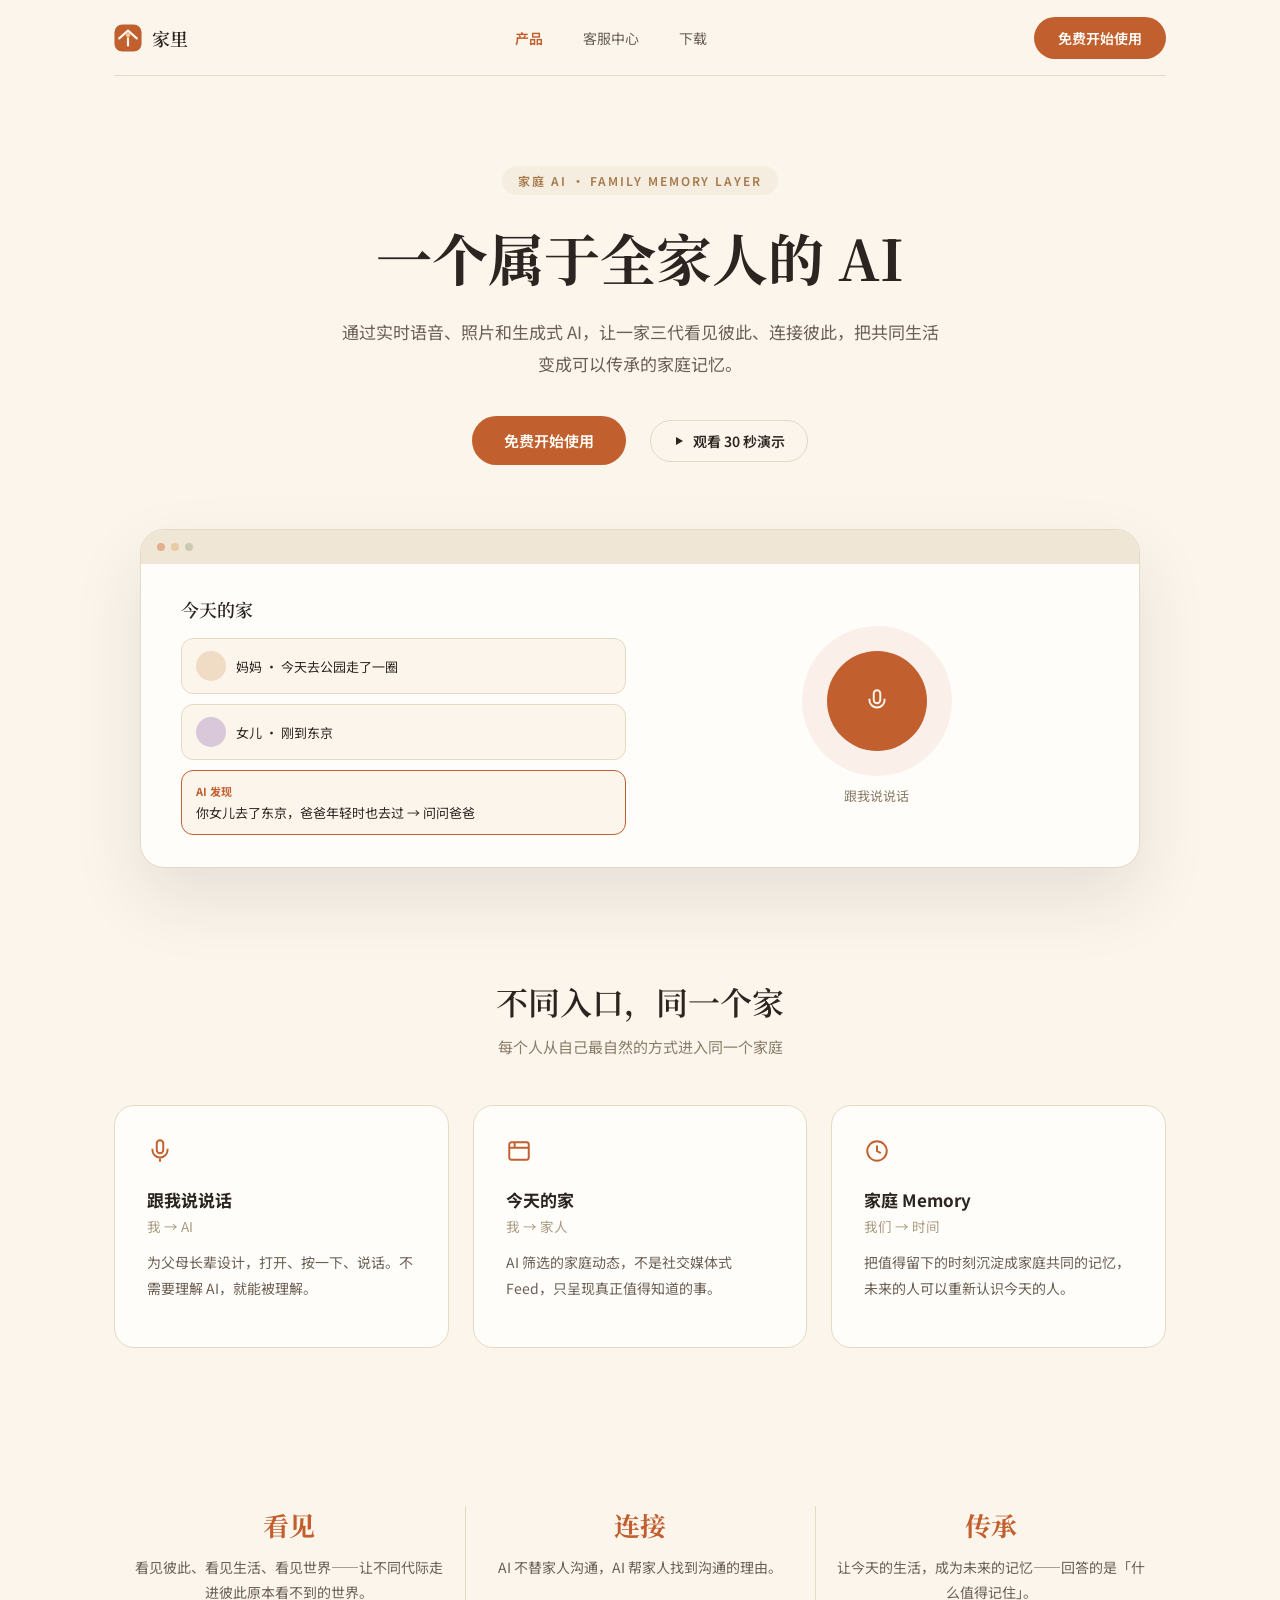
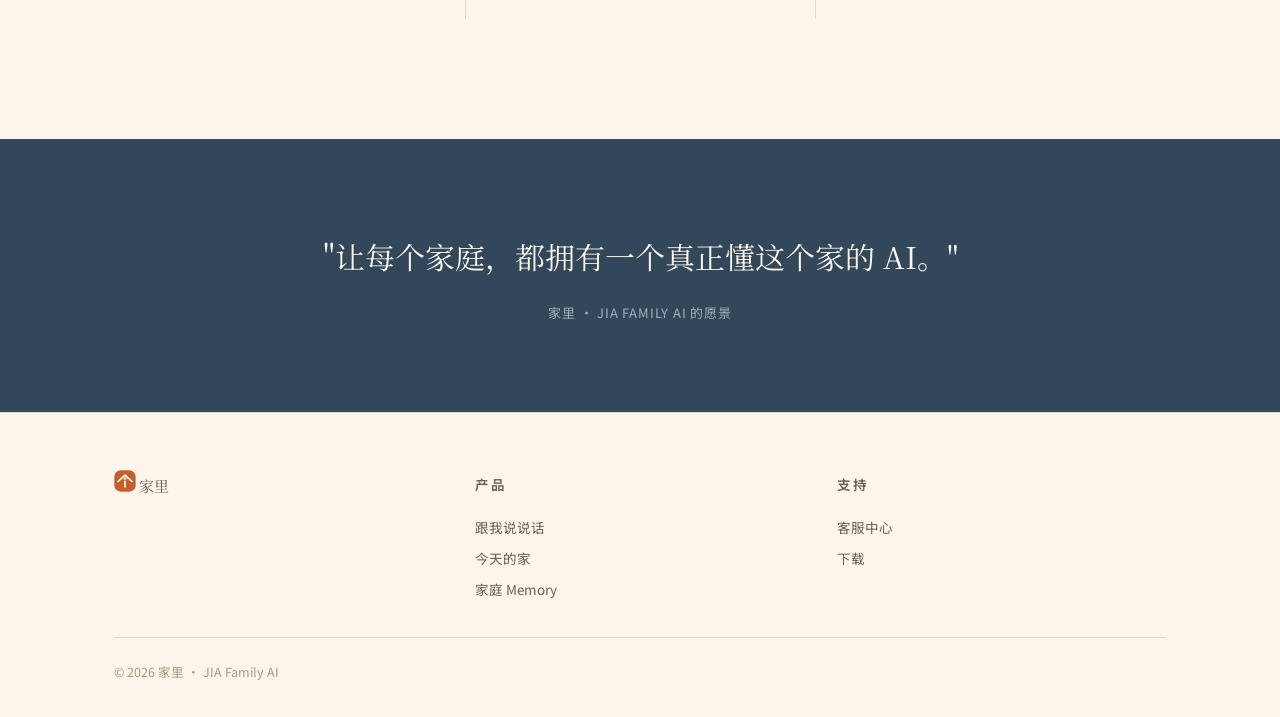
<file: marketing-site/index.html>
<!doctype html>
<html lang="zh-CN">
<head>
<meta charset="utf-8">
<meta name="viewport" content="width=device-width, initial-scale=1">
<title>家里 · JIA Family AI</title>
<meta name="description" content="一个属于全家人的 AI，通过实时语音、照片和生成式 AI，让一家三代看见彼此、连接彼此，把共同生活变成可以传承的家庭记忆。">
<link rel="stylesheet" href="https://fonts.googleapis.com/css2?family=Noto+Serif+SC:wght@500;600;700&family=Noto+Sans+SC:wght@400;500;600;700&display=swap">
<link rel="stylesheet" href="styles.css">
<style>
  .hero { padding: 90px 0 0; text-align: center; }
  .hero h1 { font-size: clamp(34px, 6vw, 56px); font-weight: 700; margin: 26px 0 0; line-height: 1.3; }
  .hero p { font-size: 17px; color: var(--ink-soft); margin: 22px auto 0; max-width: 600px; line-height: 1.9; }
  .hero-actions { display: flex; align-items: center; justify-content: center; gap: 24px; margin-top: 36px; flex-wrap: wrap; }
  .hero-visual { margin: 64px auto 0; max-width: 1000px; background: var(--paper-card); border: 1px solid var(--line); border-radius: 24px; box-shadow: 0 30px 70px rgba(43,36,32,0.10); overflow: hidden; }
  .hero-visual .chrome { height: 34px; background: #EFE6D6; display: flex; align-items: center; padding: 0 16px; gap: 6px; }
  .hero-visual .chrome span { width: 8px; height: 8px; border-radius: 50%; }
  .hero-visual .body { display: flex; flex-wrap: wrap; padding: 32px 40px; gap: 28px; text-align: left; }
  section { padding: 110px 0 0; }
  section.entries, section.values { text-align: center; }
  .entry-card { background: var(--paper-card); border: 1px solid var(--line); border-radius: 20px; padding: 32px; text-align: left; }
  .values-grid { display: grid; grid-template-columns: repeat(auto-fit, minmax(200px, 1fr)); margin-top: 48px; }
  .values-grid > div { padding: 0 20px; }
  .values-grid > div + div { border-left: 1px solid var(--line); }
  @media (max-width: 680px) { .values-grid > div + div { border-left: none; border-top: 1px solid var(--line); padding-top: 24px; margin-top: 24px; } }
  .mission-band { margin-top: 120px; background: var(--navy); padding: 90px 24px; text-align: center; }
  .mission-band p { font-size: clamp(22px, 4vw, 30px); color: var(--paper); line-height: 1.8; max-width: 760px; margin: 0 auto; }
</style>
</head>
<body>

<div class="wrap">
  <nav class="site-nav">
    <div class="brand">
      <svg viewBox="0 0 64 64" width="28" height="28"><rect x="1" y="1" width="62" height="62" rx="18" fill="var(--terracotta)"/><path d="M12 33 L32 15 L52 33" stroke="var(--paper)" stroke-width="5" stroke-linecap="round" stroke-linejoin="round" fill="none"/><line x1="32" y1="33" x2="32" y2="49" stroke="var(--paper)" stroke-width="5" stroke-linecap="round"/><circle cx="32" cy="25" r="5" fill="#F2C79A"/></svg>
      <span class="serif">家里</span>
    </div>
    <div class="links">
      <a href="index.html" class="current">产品</a>
      <a href="support.html">客服中心</a>
      <a href="download.html">下载</a>
    </div>
    <a href="download.html" class="btn-primary">免费开始使用</a>
  </nav>
</div>

<div class="wrap hero">
  <div class="eyebrow" style="display:inline-block; padding:6px 16px; border-radius:999px; background:var(--candidate-bg); color:var(--candidate-text);">家庭 AI · Family Memory Layer</div>
  <h1 class="serif">一个属于全家人的 AI</h1>
  <p>通过实时语音、照片和生成式 AI，让一家三代看见彼此、连接彼此，把共同生活变成可以传承的家庭记忆。</p>
  <div class="hero-actions">
    <a href="download.html" class="btn-primary" style="padding:14px 32px; font-size:15px;">免费开始使用</a>
    <a href="download.html" class="btn-outline">
      <svg width="12" height="12" viewBox="0 0 24 24" fill="var(--ink)"><polygon points="6 4 20 12 6 20"/></svg>
      观看 30 秒演示
    </a>
  </div>

  <div class="hero-visual">
    <div class="chrome">
      <span style="background:#E0B090;"></span><span style="background:#E8CBA0;"></span><span style="background:#C9CBB0;"></span>
    </div>
    <div class="body">
      <div style="flex:1; min-width:260px;">
        <div class="serif" style="font-size:18px; font-weight:600;">今天的家</div>
        <div style="margin-top:16px; background:var(--paper); border:1px solid var(--line); border-radius:12px; padding:12px 14px; display:flex; align-items:center; gap:10px;">
          <div class="avatar" style="width:30px;height:30px;background:#F0DCC4;"></div>
          <div style="font-size:13px;">妈妈 · 今天去公园走了一圈</div>
        </div>
        <div style="margin-top:10px; background:var(--paper); border:1px solid var(--line); border-radius:12px; padding:12px 14px; display:flex; align-items:center; gap:10px;">
          <div class="avatar" style="width:30px;height:30px;background:#D9C7DA;"></div>
          <div style="font-size:13px;">女儿 · 刚到东京</div>
        </div>
        <div style="margin-top:10px; background:var(--paper); border:1.5px solid var(--terracotta); border-radius:12px; padding:12px 14px;">
          <div style="font-size:11px; color:var(--terracotta); font-weight:700;">AI 发现</div>
          <div style="font-size:13px; margin-top:4px;">你女儿去了东京，爸爸年轻时也去过 → 问问爸爸</div>
        </div>
      </div>
      <div style="flex:1; min-width:200px; display:flex; flex-direction:column; align-items:center; justify-content:center; gap:10px;">
        <div style="position:relative; width:150px; height:150px; display:flex; align-items:center; justify-content:center;">
          <div style="position:absolute; width:150px; height:150px; border-radius:50%; background:var(--terracotta); opacity:0.08;"></div>
          <div style="position:absolute; width:100px; height:100px; border-radius:50%; background:var(--terracotta);"></div>
          <svg width="26" height="26" viewBox="0 0 24 24" fill="none" stroke="var(--paper)" stroke-width="1.8" style="position:relative;"><rect x="9" y="2" width="6" height="12" rx="3"/><path d="M5 10v1a7 7 0 0 0 14 0v-1"/></svg>
        </div>
        <div class="muted-2" style="font-size:13px;">跟我说说话</div>
      </div>
    </div>
  </div>
</div>

<section class="entries">
  <div class="wrap">
    <div class="serif" style="font-size:32px; font-weight:600;">不同入口，同一个家</div>
    <p class="muted-2" style="font-size:15px; margin-top:12px;">每个人从自己最自然的方式进入同一个家庭</p>

    <div class="grid-auto" style="margin-top:48px;">
      <div class="entry-card">
        <svg width="26" height="26" viewBox="0 0 24 24" fill="none" stroke="var(--terracotta)" stroke-width="1.8"><rect x="9" y="2" width="6" height="12" rx="3"/><path d="M5 10v1a7 7 0 0 0 14 0v-1"/><line x1="12" y1="19" x2="12" y2="22"/></svg>
        <div style="font-size:17px; font-weight:700; margin-top:18px;">跟我说说话</div>
        <div class="muted-3" style="font-size:13.5px; margin-top:4px;">我 → AI</div>
        <p class="muted-1" style="font-size:14px; margin-top:14px; line-height:1.8;">为父母长辈设计，打开、按一下、说话。不需要理解 AI，就能被理解。</p>
      </div>
      <div class="entry-card">
        <svg width="26" height="26" viewBox="0 0 24 24" fill="none" stroke="var(--terracotta)" stroke-width="1.8"><rect x="3" y="4" width="18" height="16" rx="2"/><line x1="3" y1="9" x2="21" y2="9"/><line x1="8" y1="4" x2="8" y2="9"/></svg>
        <div style="font-size:17px; font-weight:700; margin-top:18px;">今天的家</div>
        <div class="muted-3" style="font-size:13.5px; margin-top:4px;">我 → 家人</div>
        <p class="muted-1" style="font-size:14px; margin-top:14px; line-height:1.8;">AI 筛选的家庭动态，不是社交媒体式 Feed，只呈现真正值得知道的事。</p>
      </div>
      <div class="entry-card">
        <svg width="26" height="26" viewBox="0 0 24 24" fill="none" stroke="var(--terracotta)" stroke-width="1.8"><circle cx="12" cy="12" r="9"/><polyline points="12 7 12 12 15.5 14"/></svg>
        <div style="font-size:17px; font-weight:700; margin-top:18px;">家庭 Memory</div>
        <div class="muted-3" style="font-size:13.5px; margin-top:4px;">我们 → 时间</div>
        <p class="muted-1" style="font-size:14px; margin-top:14px; line-height:1.8;">把值得留下的时刻沉淀成家庭共同的记忆，未来的人可以重新认识今天的人。</p>
      </div>
    </div>
  </div>
</section>

<section class="values">
  <div class="wrap">
    <div class="values-grid">
      <div>
        <div class="serif" style="font-size:26px; font-weight:700; color:var(--terracotta);">看见</div>
        <p class="muted-1" style="font-size:14px; margin-top:12px; line-height:1.8;">看见彼此、看见生活、看见世界——让不同代际走进彼此原本看不到的世界。</p>
      </div>
      <div>
        <div class="serif" style="font-size:26px; font-weight:700; color:var(--terracotta);">连接</div>
        <p class="muted-1" style="font-size:14px; margin-top:12px; line-height:1.8;">AI 不替家人沟通，AI 帮家人找到沟通的理由。</p>
      </div>
      <div>
        <div class="serif" style="font-size:26px; font-weight:700; color:var(--terracotta);">传承</div>
        <p class="muted-1" style="font-size:14px; margin-top:12px; line-height:1.8;">让今天的生活，成为未来的记忆——回答的是「什么值得记住」。</p>
      </div>
    </div>
  </div>
</section>

<div class="mission-band">
  <p class="serif">"让每个家庭，都拥有一个真正懂这个家的 AI。"</p>
  <div class="muted-3" style="font-size:13px; margin-top:20px; letter-spacing:0.06em; color:#9FB0BB;">家里 · JIA FAMILY AI 的愿景</div>
</div>

<footer class="site-footer">
  <div class="wrap">
    <div class="cols">
      <div>
        <div class="brand" style="font-size:15px;">
          <svg viewBox="0 0 64 64" width="22" height="22"><rect x="1" y="1" width="62" height="62" rx="18" fill="var(--terracotta)"/><path d="M12 33 L32 15 L52 33" stroke="var(--paper)" stroke-width="5" stroke-linecap="round" stroke-linejoin="round" fill="none"/><line x1="32" y1="33" x2="32" y2="49" stroke="var(--paper)" stroke-width="5" stroke-linecap="round"/><circle cx="32" cy="25" r="5" fill="#F2C79A"/></svg>
          <span class="serif">家里</span>
        </div>
      </div>
      <div>
        <div class="eyebrow" style="margin-bottom:12px;">产品</div>
        <div>跟我说说话<br>今天的家<br>家庭 Memory</div>
      </div>
      <div>
        <div class="eyebrow" style="margin-bottom:12px;">支持</div>
        <div><a href="support.html" style="color:inherit;">客服中心</a><br><a href="download.html" style="color:inherit;">下载</a></div>
      </div>
    </div>
    <div class="muted-3" style="font-size:12.5px; border-top:1px solid var(--line); margin-top:32px; padding-top:24px;">© 2026 家里 · JIA Family AI</div>
  </div>
</footer>

</body>
</html>
</file>
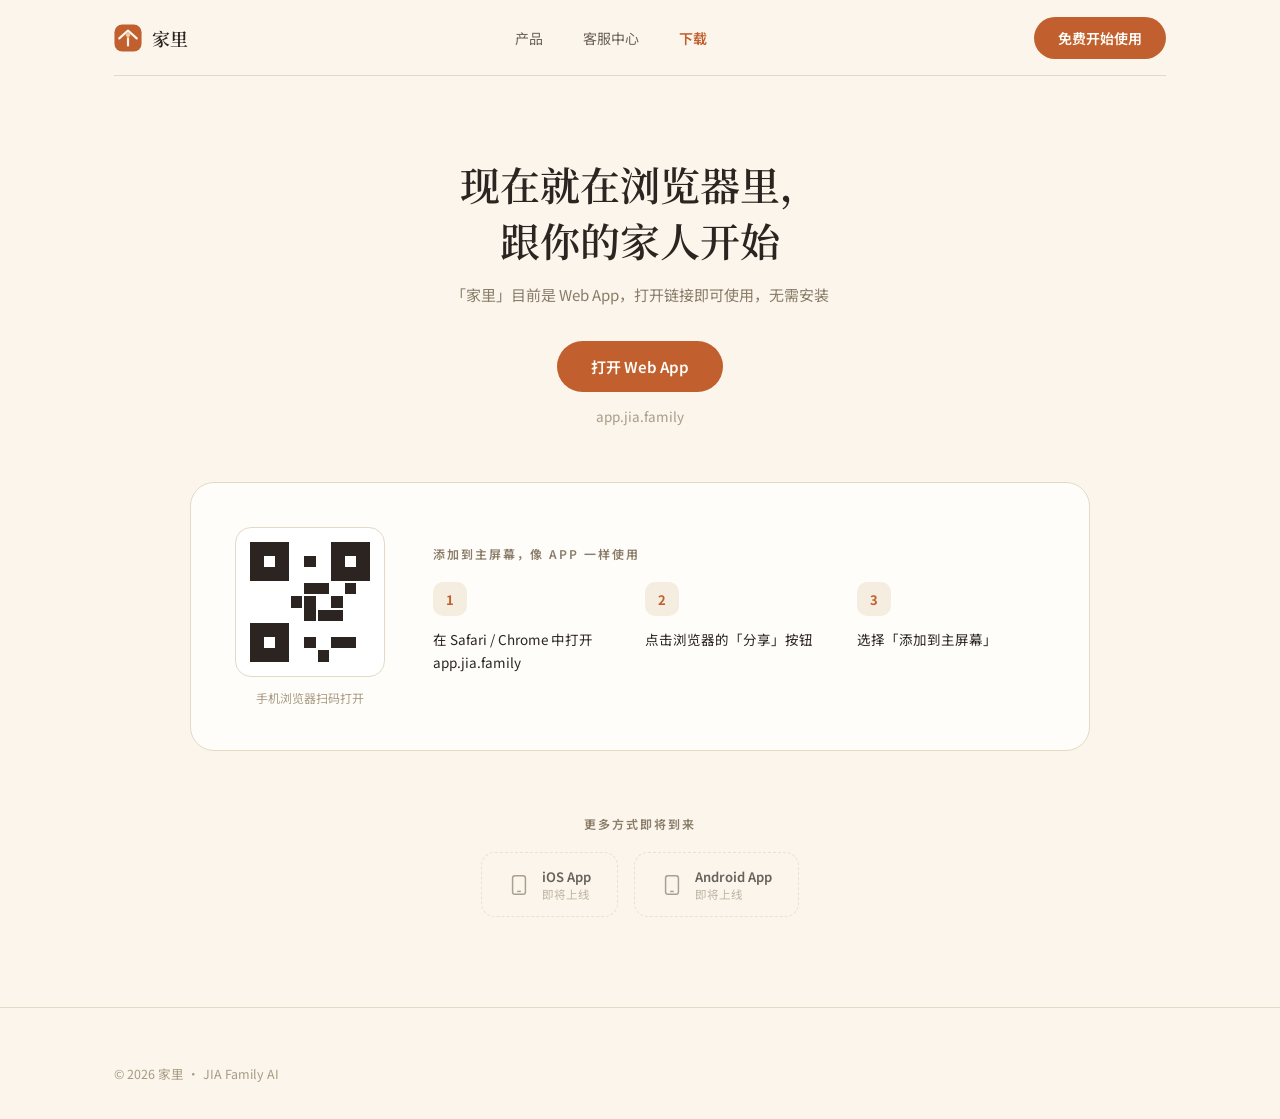
<file: marketing-site/download.html>
<!doctype html>
<html lang="zh-CN">
<head>
<meta charset="utf-8">
<meta name="viewport" content="width=device-width, initial-scale=1">
<title>下载 · 家里</title>
<link rel="stylesheet" href="https://fonts.googleapis.com/css2?family=Noto+Serif+SC:wght@500;600;700&family=Noto+Sans+SC:wght@400;500;600;700&display=swap">
<link rel="stylesheet" href="styles.css">
<style>
  .dl-hero { padding: 80px 0 0; text-align: center; }
  .dl-hero h1 { font-size: clamp(28px, 5vw, 40px); font-weight: 600; line-height: 1.4; margin: 0; }
  .qr-panel { max-width: 900px; margin: 56px auto 0; background: var(--paper-card); border: 1px solid var(--line); border-radius: 24px; padding: 44px; display: flex; flex-wrap: wrap; gap: 48px; align-items: center; }
  .qr-cell { background: var(--ink); }
  .steps { flex: 1; min-width: 260px; }
  .steps-grid { display: grid; grid-template-columns: repeat(auto-fit, minmax(140px, 1fr)); gap: 24px; }
  .step-num { width: 34px; height: 34px; border-radius: 10px; background: var(--candidate-bg); display: flex; align-items: center; justify-content: center; font-size: 13px; font-weight: 700; color: var(--terracotta); }
  .coming-soon { display: flex; justify-content: center; gap: 16px; margin-top: 20px; flex-wrap: wrap; }
  .coming-soon-badge { display: flex; align-items: center; gap: 12px; padding: 14px 26px; border-radius: 14px; border: 1.5px dashed var(--line); opacity: 0.7; }
</style>
</head>
<body>

<div class="wrap">
  <nav class="site-nav">
    <div class="brand">
      <svg viewBox="0 0 64 64" width="28" height="28"><rect x="1" y="1" width="62" height="62" rx="18" fill="var(--terracotta)"/><path d="M12 33 L32 15 L52 33" stroke="var(--paper)" stroke-width="5" stroke-linecap="round" stroke-linejoin="round" fill="none"/><line x1="32" y1="33" x2="32" y2="49" stroke="var(--paper)" stroke-width="5" stroke-linecap="round"/><circle cx="32" cy="25" r="5" fill="#F2C79A"/></svg>
      <span class="serif">家里</span>
    </div>
    <div class="links">
      <a href="index.html">产品</a>
      <a href="support.html">客服中心</a>
      <a href="download.html" class="current">下载</a>
    </div>
    <a href="download.html" class="btn-primary">免费开始使用</a>
  </nav>
</div>

<div class="wrap dl-hero">
  <h1 class="serif">现在就在浏览器里，<br>跟你的家人开始</h1>
  <p class="muted-2" style="font-size:15px; margin-top:16px;">「家里」目前是 Web App，打开链接即可使用，无需安装</p>

  <div style="margin-top:36px;">
    <a href="https://app.jia.family" class="btn-primary" style="padding:15px 34px; font-size:15px;">打开 Web App</a>
  </div>
  <div class="muted-3" style="font-size:13.5px; margin-top:14px;">app.jia.family</div>
</div>

<div class="wrap">
  <div class="qr-panel">
    <div style="text-align:center; flex-shrink:0;">
      <div style="width:150px; height:150px; background:#fff; border:1px solid var(--line); border-radius:16px; padding:14px; display:grid; grid-template-columns:repeat(9,1fr); grid-template-rows:repeat(9,1fr); gap:2px;">
        <div class="qr-cell" style="grid-column:1/4; grid-row:1/4;"></div>
        <div style="grid-column:2/3; grid-row:2/3; background:#fff;"></div>
        <div class="qr-cell" style="grid-column:7/10; grid-row:1/4;"></div>
        <div style="grid-column:8/9; grid-row:2/3; background:#fff;"></div>
        <div class="qr-cell" style="grid-column:1/4; grid-row:7/10;"></div>
        <div style="grid-column:2/3; grid-row:8/9; background:#fff;"></div>
        <div class="qr-cell" style="grid-column:5/6; grid-row:2/3;"></div>
        <div class="qr-cell" style="grid-column:5/7; grid-row:4/5;"></div>
        <div class="qr-cell" style="grid-column:5/6; grid-row:5/7;"></div>
        <div class="qr-cell" style="grid-column:7/8; grid-row:5/6;"></div>
        <div class="qr-cell" style="grid-column:6/8; grid-row:6/7;"></div>
        <div class="qr-cell" style="grid-column:5/6; grid-row:8/9;"></div>
        <div class="qr-cell" style="grid-column:7/9; grid-row:8/9;"></div>
        <div class="qr-cell" style="grid-column:6/7; grid-row:9/10;"></div>
        <div class="qr-cell" style="grid-column:4/5; grid-row:5/6;"></div>
        <div class="qr-cell" style="grid-column:8/9; grid-row:4/5;"></div>
      </div>
      <div class="muted-3" style="font-size:12px; margin-top:12px;">手机浏览器扫码打开</div>
    </div>

    <div class="steps">
      <div class="eyebrow" style="margin-bottom:20px;">添加到主屏幕，像 App 一样使用</div>
      <div class="steps-grid">
        <div>
          <div class="step-num">1</div>
          <p style="font-size:13.5px; margin-top:12px; line-height:1.7;">在 Safari / Chrome 中打开 app.jia.family</p>
        </div>
        <div>
          <div class="step-num">2</div>
          <p style="font-size:13.5px; margin-top:12px; line-height:1.7;">点击浏览器的「分享」按钮</p>
        </div>
        <div>
          <div class="step-num">3</div>
          <p style="font-size:13.5px; margin-top:12px; line-height:1.7;">选择「添加到主屏幕」</p>
        </div>
      </div>
    </div>
  </div>

  <div style="text-align:center; padding:64px 0 90px;">
    <div class="eyebrow">更多方式即将到来</div>
    <div class="coming-soon">
      <div class="coming-soon-badge">
        <svg width="22" height="22" viewBox="0 0 24 24" fill="none" stroke="var(--ink-muted)" stroke-width="1.6"><rect x="5" y="2" width="14" height="20" rx="2.5"/><line x1="10" y1="19" x2="14" y2="19"/></svg>
        <div style="text-align:left;">
          <div style="font-size:13px; font-weight:600;">iOS App</div>
          <div class="muted-3" style="font-size:11.5px;">即将上线</div>
        </div>
      </div>
      <div class="coming-soon-badge">
        <svg width="22" height="22" viewBox="0 0 24 24" fill="none" stroke="var(--ink-muted)" stroke-width="1.6"><rect x="5" y="2" width="14" height="20" rx="2.5"/><line x1="10" y1="19" x2="14" y2="19"/></svg>
        <div style="text-align:left;">
          <div style="font-size:13px; font-weight:600;">Android App</div>
          <div class="muted-3" style="font-size:11.5px;">即将上线</div>
        </div>
      </div>
    </div>
  </div>
</div>

<footer class="site-footer">
  <div class="wrap muted-3" style="font-size:12.5px;">© 2026 家里 · JIA Family AI</div>
</footer>

</body>
</html>
</file>
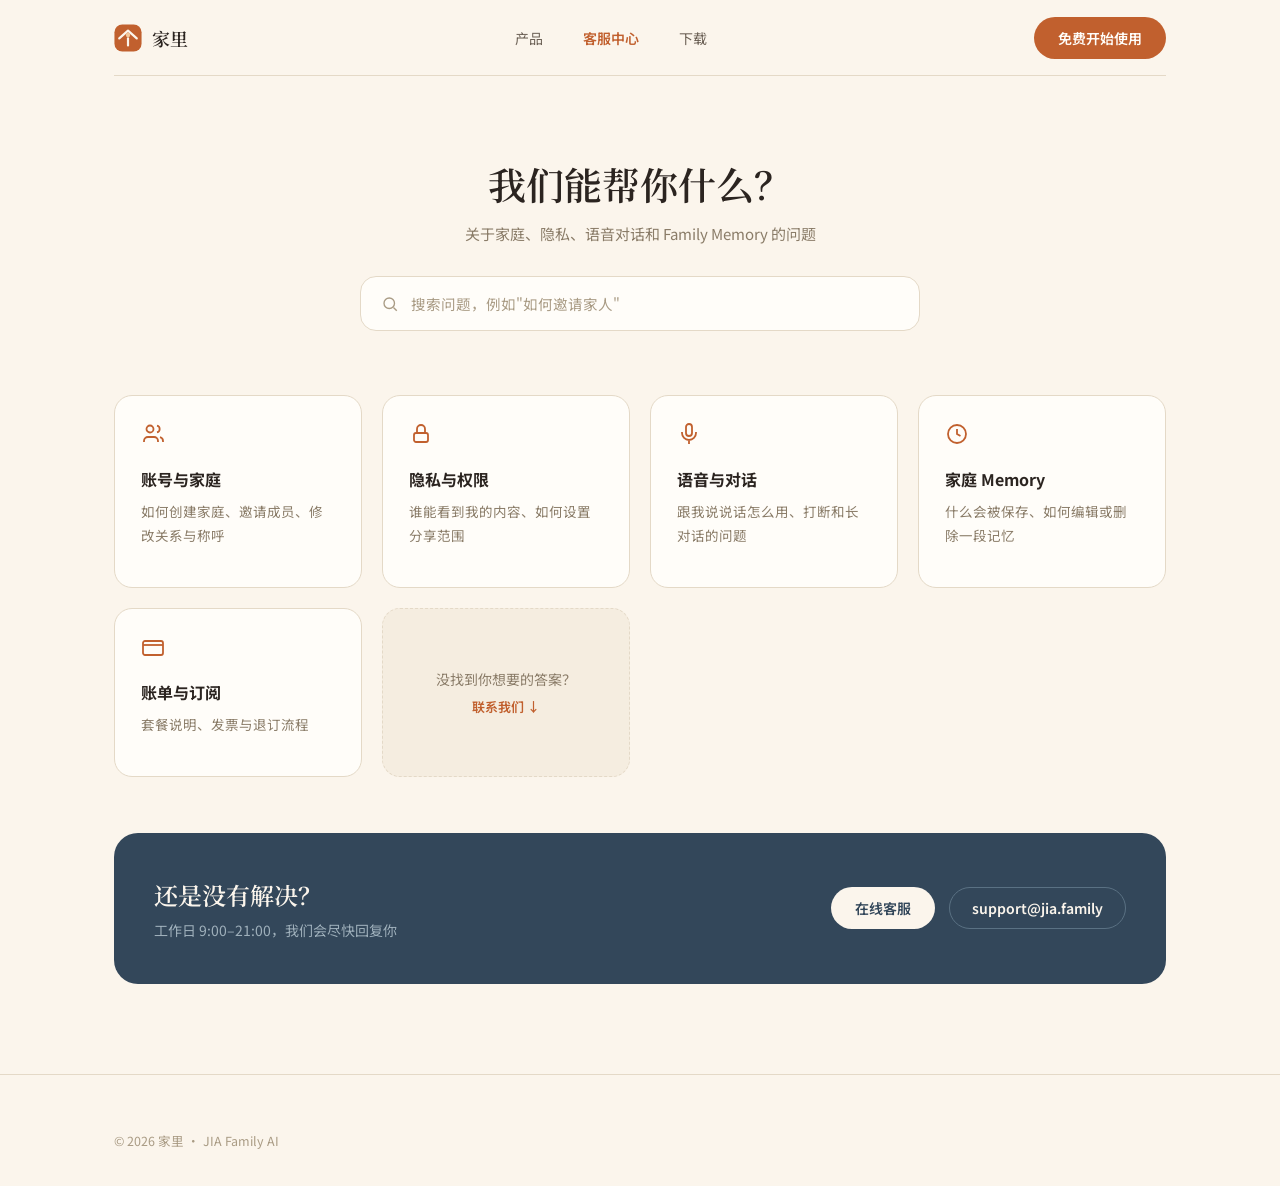
<file: marketing-site/support.html>
<!doctype html>
<html lang="zh-CN">
<head>
<meta charset="utf-8">
<meta name="viewport" content="width=device-width, initial-scale=1">
<title>客服中心 · 家里</title>
<link rel="stylesheet" href="https://fonts.googleapis.com/css2?family=Noto+Serif+SC:wght@500;600;700&family=Noto+Sans+SC:wght@400;500;600;700&display=swap">
<link rel="stylesheet" href="styles.css">
<style>
  .support-hero { padding: 80px 0 0; text-align: center; }
  .support-hero h1 { font-size: clamp(28px, 5vw, 38px); font-weight: 600; margin: 0; }
  .search-box { max-width: 560px; margin: 32px auto 0; background: var(--paper-card); border: 1px solid var(--line); border-radius: 16px; padding: 16px 20px; display: flex; align-items: center; gap: 12px; }
  .faq-grid { display: grid; grid-template-columns: repeat(auto-fit, minmax(230px, 1fr)); gap: 20px; margin-top: 64px; }
  .faq-card { background: var(--paper-card); border: 1px solid var(--line); border-radius: 18px; padding: 26px; }
  .contact-band { margin: 56px 0 90px; background: var(--navy); border-radius: 24px; padding: 44px 40px; display: flex; flex-wrap: wrap; gap: 24px; align-items: center; justify-content: space-between; }
  .contact-band .buttons { display: flex; gap: 14px; flex-wrap: wrap; }
</style>
</head>
<body>

<div class="wrap">
  <nav class="site-nav">
    <div class="brand">
      <svg viewBox="0 0 64 64" width="28" height="28"><rect x="1" y="1" width="62" height="62" rx="18" fill="var(--terracotta)"/><path d="M12 33 L32 15 L52 33" stroke="var(--paper)" stroke-width="5" stroke-linecap="round" stroke-linejoin="round" fill="none"/><line x1="32" y1="33" x2="32" y2="49" stroke="var(--paper)" stroke-width="5" stroke-linecap="round"/><circle cx="32" cy="25" r="5" fill="#F2C79A"/></svg>
      <span class="serif">家里</span>
    </div>
    <div class="links">
      <a href="index.html">产品</a>
      <a href="support.html" class="current">客服中心</a>
      <a href="download.html">下载</a>
    </div>
    <a href="download.html" class="btn-primary">免费开始使用</a>
  </nav>
</div>

<div class="wrap support-hero">
  <h1 class="serif">我们能帮你什么？</h1>
  <p class="muted-2" style="font-size:15px; margin-top:12px;">关于家庭、隐私、语音对话和 Family Memory 的问题</p>

  <div class="search-box">
    <svg width="18" height="18" viewBox="0 0 24 24" fill="none" stroke="var(--ink-faint)" stroke-width="1.8"><circle cx="11" cy="11" r="7"/><line x1="21" y1="21" x2="16.65" y2="16.65"/></svg>
    <span class="muted-3" style="font-size:14.5px;">搜索问题，例如"如何邀请家人"</span>
  </div>
</div>

<div class="wrap">
  <div class="faq-grid">
    <div class="faq-card">
      <svg width="24" height="24" viewBox="0 0 24 24" fill="none" stroke="var(--terracotta)" stroke-width="1.8"><path d="M17 20v-1a4 4 0 0 0-4-4H7a4 4 0 0 0-4 4v1"/><circle cx="9" cy="7" r="3.5"/><path d="M22 20v-1a4 4 0 0 0-3-3.9"/><path d="M16 3.6a3.5 3.5 0 0 1 0 6.8"/></svg>
      <div style="font-size:16px; font-weight:700; margin-top:16px;">账号与家庭</div>
      <p class="muted-2" style="font-size:13.5px; margin-top:8px; line-height:1.8;">如何创建家庭、邀请成员、修改关系与称呼</p>
    </div>
    <div class="faq-card">
      <svg width="24" height="24" viewBox="0 0 24 24" fill="none" stroke="var(--terracotta)" stroke-width="1.8"><rect x="5" y="11" width="14" height="9" rx="2"/><path d="M8 11V7a4 4 0 0 1 8 0v4"/></svg>
      <div style="font-size:16px; font-weight:700; margin-top:16px;">隐私与权限</div>
      <p class="muted-2" style="font-size:13.5px; margin-top:8px; line-height:1.8;">谁能看到我的内容、如何设置分享范围</p>
    </div>
    <div class="faq-card">
      <svg width="24" height="24" viewBox="0 0 24 24" fill="none" stroke="var(--terracotta)" stroke-width="1.8"><rect x="9" y="2" width="6" height="12" rx="3"/><path d="M5 10v1a7 7 0 0 0 14 0v-1"/><line x1="12" y1="19" x2="12" y2="22"/></svg>
      <div style="font-size:16px; font-weight:700; margin-top:16px;">语音与对话</div>
      <p class="muted-2" style="font-size:13.5px; margin-top:8px; line-height:1.8;">跟我说说话怎么用、打断和长对话的问题</p>
    </div>
    <div class="faq-card">
      <svg width="24" height="24" viewBox="0 0 24 24" fill="none" stroke="var(--terracotta)" stroke-width="1.8"><circle cx="12" cy="12" r="9"/><polyline points="12 7 12 12 15.5 14"/></svg>
      <div style="font-size:16px; font-weight:700; margin-top:16px;">家庭 Memory</div>
      <p class="muted-2" style="font-size:13.5px; margin-top:8px; line-height:1.8;">什么会被保存、如何编辑或删除一段记忆</p>
    </div>
    <div class="faq-card">
      <svg width="24" height="24" viewBox="0 0 24 24" fill="none" stroke="var(--terracotta)" stroke-width="1.8"><rect x="2" y="6" width="20" height="14" rx="2"/><line x1="2" y1="10" x2="22" y2="10"/></svg>
      <div style="font-size:16px; font-weight:700; margin-top:16px;">账单与订阅</div>
      <p class="muted-2" style="font-size:13.5px; margin-top:8px; line-height:1.8;">套餐说明、发票与退订流程</p>
    </div>
    <div class="faq-card" style="display:flex; flex-direction:column; justify-content:center; align-items:center; text-align:center; background:var(--candidate-bg); border-style:dashed;">
      <div class="muted-2" style="font-size:14px;">没找到你想要的答案？</div>
      <div style="font-size:13px; color:var(--terracotta); margin-top:8px; font-weight:600;">联系我们 ↓</div>
    </div>
  </div>

  <div class="contact-band">
    <div>
      <div class="serif" style="font-size:24px; font-weight:600; color:var(--paper);">还是没有解决？</div>
      <div class="muted-3" style="font-size:14px; margin-top:8px; color:#9FB0BB;">工作日 9:00–21:00，我们会尽快回复你</div>
    </div>
    <div class="buttons">
      <div class="btn-primary" style="background:var(--paper); color:var(--navy);">在线客服</div>
      <a href="mailto:support@jia.family" class="btn-outline" style="border-color:#5A7183; color:var(--paper);">support@jia.family</a>
    </div>
  </div>
</div>

<footer class="site-footer">
  <div class="wrap muted-3" style="font-size:12.5px;">© 2026 家里 · JIA Family AI</div>
</footer>

</body>
</html>
</file>
<file: marketing-site/styles.css>
/* 家里 · JIA Family AI — 官网静态站共享样式
   颜色/字体 token 与 omni 仓库 docs/brand-and-ui-design.md 保持一致，不要在这里发明新颜色。 */

:root {
  --paper: #FBF5EC;
  --paper-card: #FFFDF9;
  --ink: #2B2420;
  --ink-soft: #6B6055;
  --ink-muted: #8A7C68;
  --ink-faint: #A99B84;
  --ink-faintest: #B8AB94;
  --line: #E4D9C7;
  --terracotta: #C1602E;
  --terracotta-deep: #A34F24;
  --amber: #D98C4A;
  --navy: #33475A;
  --sage: #6E7F5C;
  --sage-bg: #EEF0E7;
  --candidate-bg: #F5EDE0;
  --candidate-text: #A5794A;
}

* { box-sizing: border-box; }

html, body {
  margin: 0;
  padding: 0;
  background: var(--paper);
  color: var(--ink);
  font-family: 'Noto Sans SC', system-ui, -apple-system, sans-serif;
}

a { color: var(--terracotta); text-decoration: none; }
a:hover { color: var(--terracotta-deep); }

.serif { font-family: 'Noto Serif SC', serif; }

.wrap { max-width: 1100px; margin: 0 auto; padding: 0 24px; }

/* nav */
.site-nav {
  height: 76px;
  display: flex; align-items: center; justify-content: space-between;
  border-bottom: 1px solid var(--line);
}
.site-nav .brand { display: flex; align-items: center; gap: 10px; font-size: 18px; font-weight: 600; }
.site-nav .links { display: flex; align-items: center; gap: 40px; }
.site-nav .links a { font-size: 14px; color: var(--ink-soft); }
.site-nav .links a.current { color: var(--terracotta); font-weight: 600; }
@media (max-width: 680px) {
  .site-nav .links { display: none; }
}

.btn-primary {
  display: inline-block;
  padding: 11px 24px;
  border-radius: 999px;
  background: var(--terracotta);
  color: var(--paper-card);
  font-size: 14px;
  font-weight: 600;
  border: none;
  cursor: pointer;
}
.btn-primary:hover { background: var(--terracotta-deep); color: var(--paper-card); }
.btn-outline {
  display: inline-flex; align-items: center; gap: 8px;
  padding: 10px 22px;
  border-radius: 999px;
  border: 1.5px solid var(--line);
  color: var(--ink);
  font-size: 14px;
  font-weight: 600;
  background: none;
}

.card {
  background: var(--paper-card);
  border: 1px solid var(--line);
  border-radius: 18px;
}

.photo-ph {
  background-image: repeating-linear-gradient(45deg, #F0E6D4, #F0E6D4 9px, #E8D8BC 9px, #E8D8BC 18px);
  display: flex; align-items: center; justify-content: center;
}

.eyebrow { font-size: 12px; letter-spacing: 0.16em; text-transform: uppercase; color: var(--ink-muted); font-weight: 600; }
.muted-1 { color: var(--ink-soft); }
.muted-2 { color: var(--ink-muted); }
.muted-3 { color: var(--ink-faint); }
.muted-4 { color: var(--ink-faintest); }

.avatar { border-radius: 50%; display: flex; align-items: center; justify-content: center; flex-shrink: 0; }

.grid-auto {
  display: grid;
  grid-template-columns: repeat(auto-fit, minmax(230px, 1fr));
  gap: 24px;
}

footer.site-footer { border-top: 1px solid var(--line); padding: 56px 0 36px; }
footer.site-footer .cols { display: grid; grid-template-columns: repeat(auto-fit, minmax(140px, 1fr)); gap: 32px; }
footer.site-footer .cols div div { font-size: 13.5px; color: var(--ink-soft); line-height: 2.3; }
</file>
